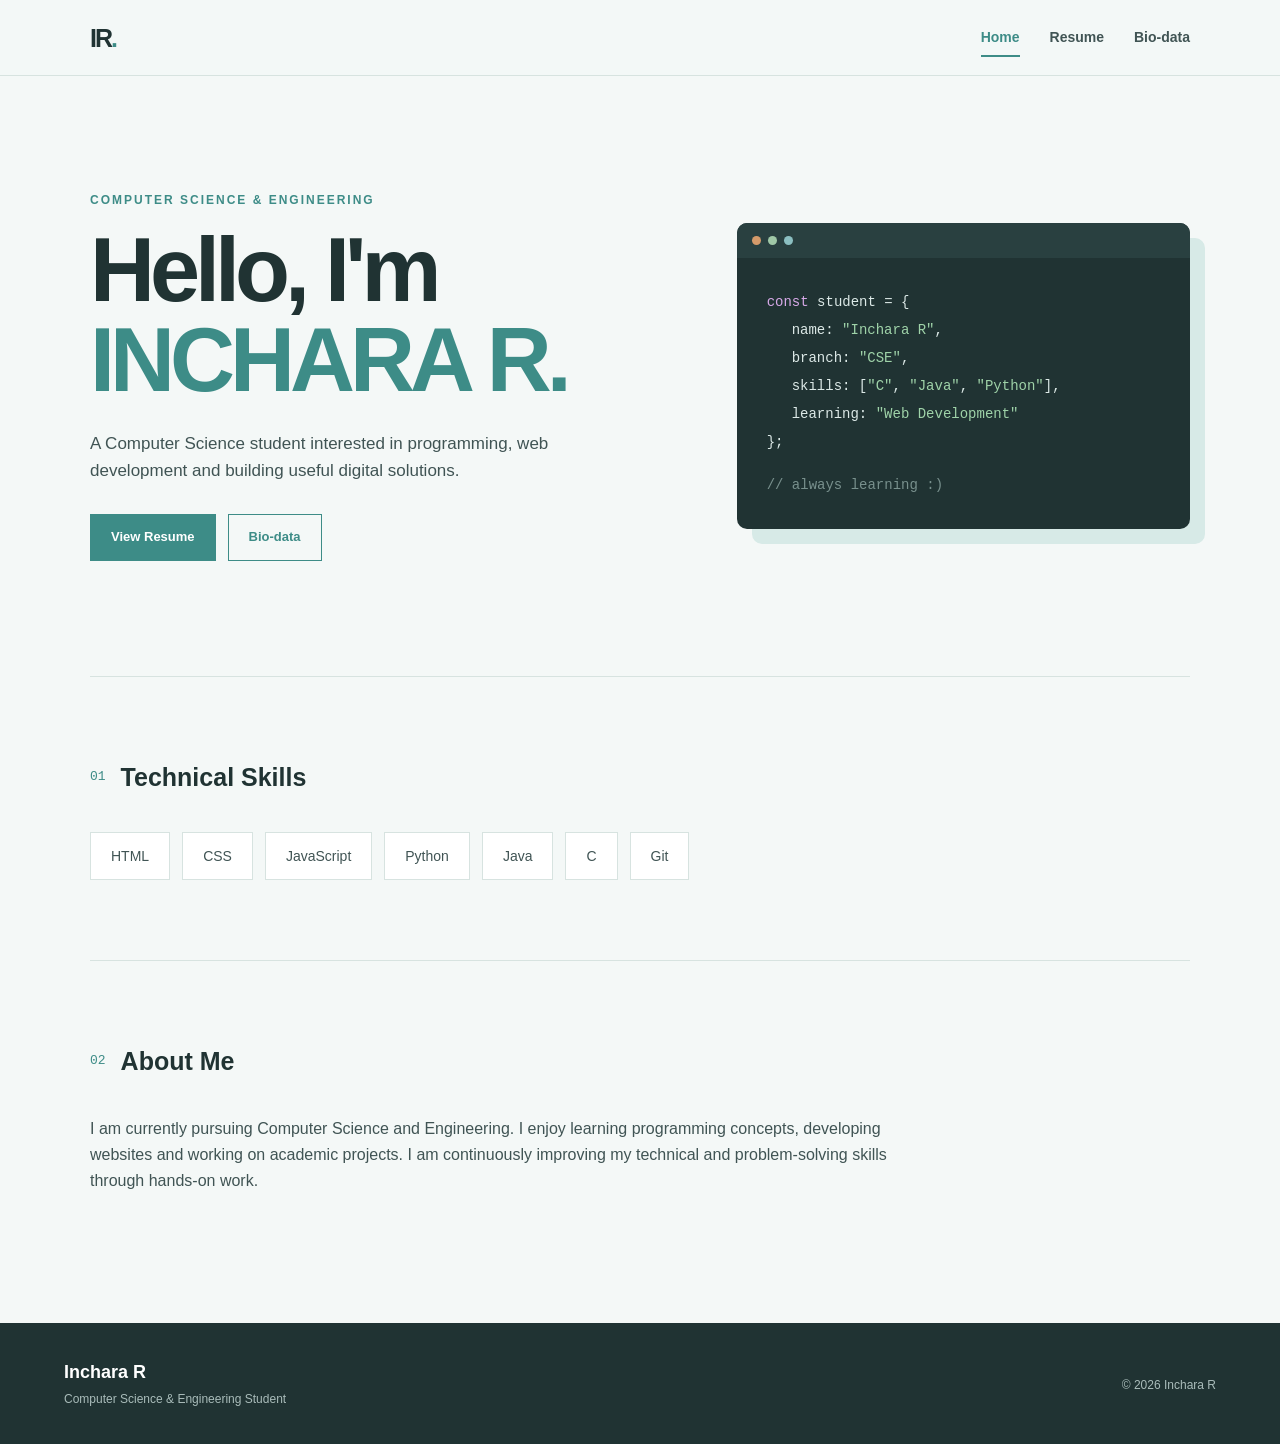
<file: index.html>
<!doctype html>
<html lang="en">
  <head>
    <meta charset="UTF-8" />
    <meta name="viewport" content="width=device-width, initial-scale=1.0" />
    <title>Inchara R | Portfolio</title>
    <link rel="stylesheet" href="style.css" />
  </head>

  <body>
    <header>
      <div class="navbar">
        <a href="index.html" class="logo">IR<span>.</span></a>

        <nav>
          <a href="index.html" class="active">Home</a>
          <a href="resume.html">Resume</a>
          <a href="biodata.html">Bio-data</a>
        </nav>
      </div>
    </header>

    <main>
      <section class="hero">
        <div class="hero-text">
          <p class="small-title">COMPUTER SCIENCE & ENGINEERING</p>

          <h1>
            Hello, I'm<br />
            <span>INCHARA R.</span>
          </h1>

          <p class="intro">
            A Computer Science student interested in programming, web
            development and building useful digital solutions.
          </p>

          <div class="buttons">
            <a href="resume.html" class="button primary"> View Resume </a>

            <a href="biodata.html" class="button secondary"> Bio-data </a>
          </div>
        </div>

        <div class="code-box">
          <div class="code-top">
            <span></span>
            <span></span>
            <span></span>
          </div>

          <div class="code-content">
            <p><span class="purple">const</span> student = {</p>

            <p class="indent">name: <span class="green">"Inchara R"</span>,</p>

            <p class="indent">branch: <span class="green">"CSE"</span>,</p>

            <p class="indent">
              skills: [<span class="green">"C"</span>,
              <span class="green">"Java"</span>,
              <span class="green">"Python"</span>],
            </p>

            <p class="indent">
              learning: <span class="green">"Web Development"</span>
            </p>

            <p>};</p>

            <p class="comment">// always learning :)</p>
          </div>
        </div>
      </section>

      <section class="skills">
        <div class="section-heading">
          <span>01</span>
          <h2>Technical Skills</h2>
        </div>

        <div class="skill-list">
          <div class="skill">HTML</div>
          <div class="skill">CSS</div>
          <div class="skill">JavaScript</div>
          <div class="skill">Python</div>
          <div class="skill">Java</div>
          <div class="skill">C</div>
          <div class="skill">Git</div>
        </div>
      </section>

      <section class="about">
        <div class="section-heading">
          <span>02</span>
          <h2>About Me</h2>
        </div>

        <p>
          I am currently pursuing Computer Science and Engineering. I enjoy
          learning programming concepts, developing websites and working on
          academic projects. I am continuously improving my technical and
          problem-solving skills through hands-on work.
        </p>
      </section>
    </main>

    <footer>
      <div>
        <strong>Inchara R</strong>
        <p>Computer Science & Engineering Student</p>
      </div>

      <p>© <span id="year"></span> Inchara R</p>
    </footer>

    <script src="script.js"></script>
  </body>
</html>
</file>
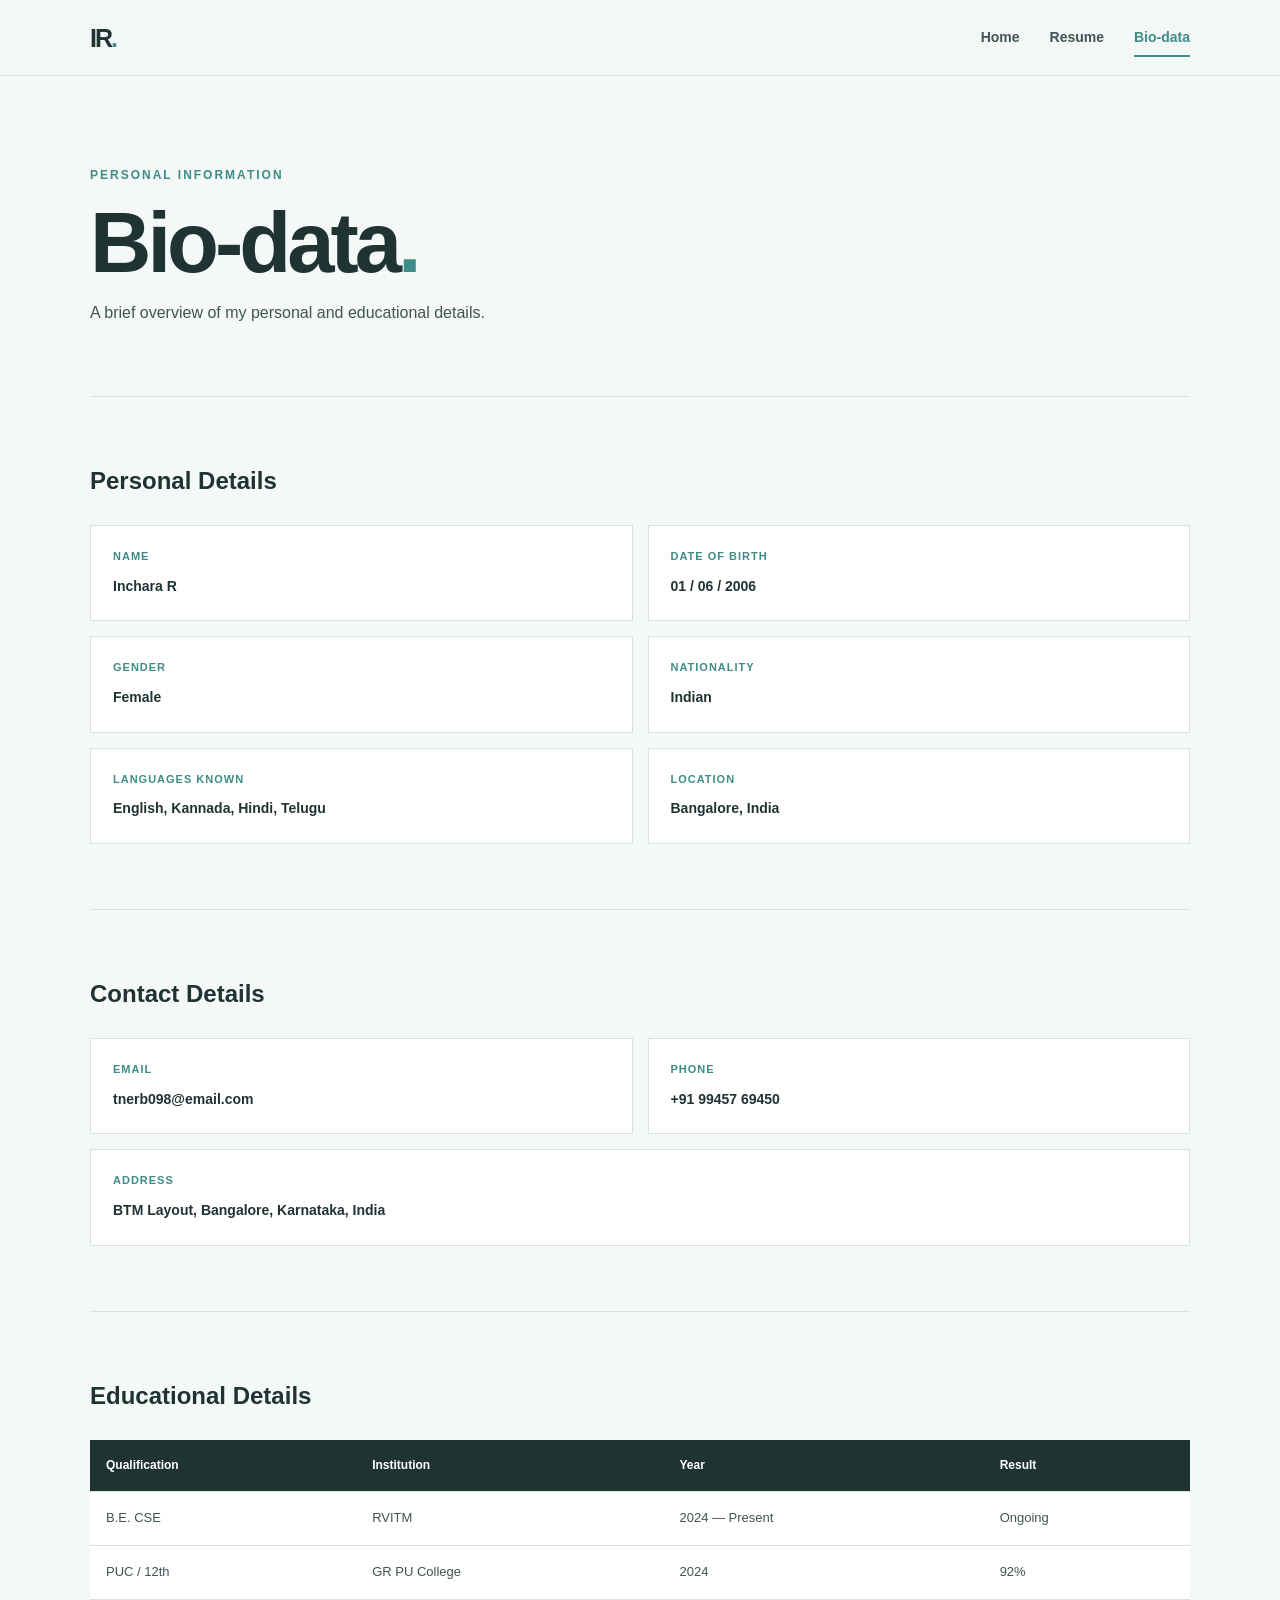
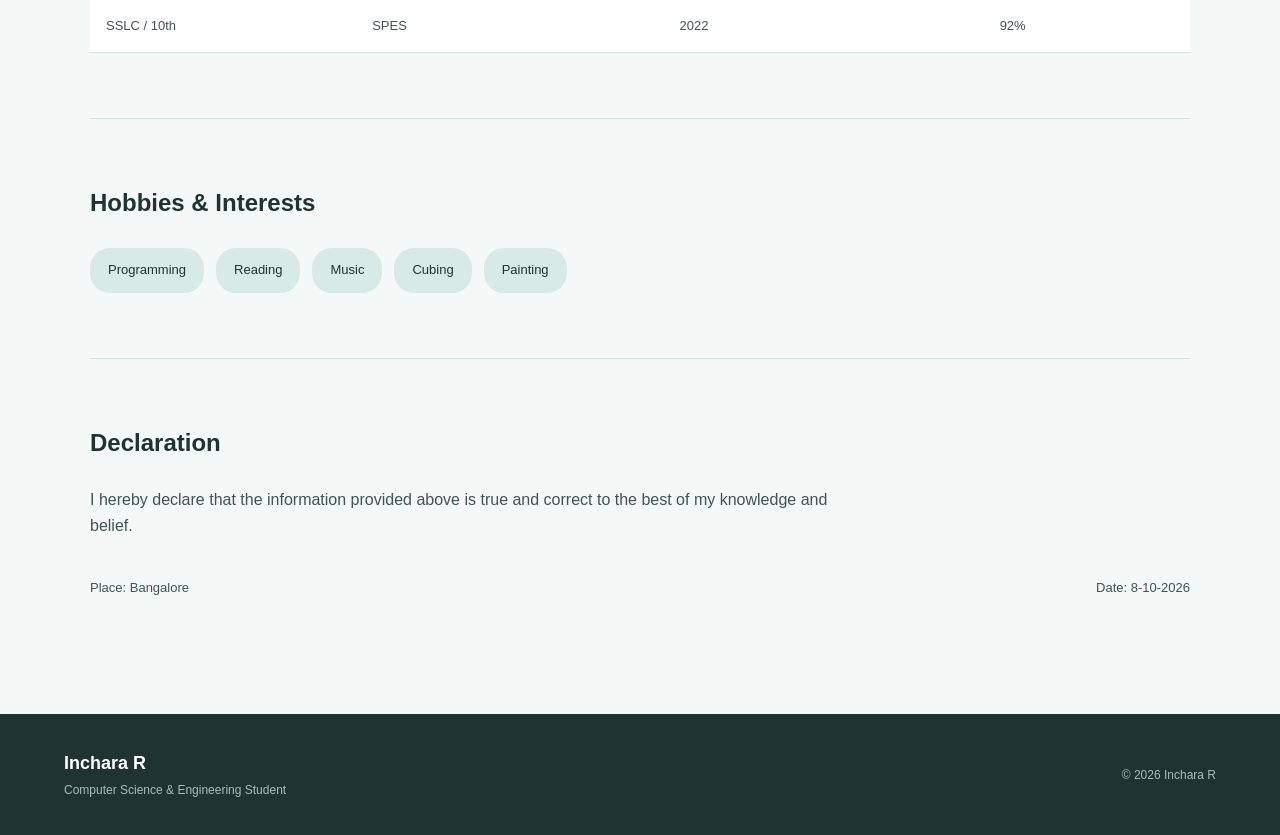
<file: biodata.html>
<!doctype html>
<html lang="en">
  <head>
    <meta charset="UTF-8" />
    <meta name="viewport" content="width=device-width, initial-scale=1.0" />
    <title>Inchara R | Bio-data</title>
    <link rel="stylesheet" href="style.css" />
  </head>

  <body>
    <header>
      <div class="navbar">
        <a href="index.html" class="logo">IR<span>.</span></a>

        <nav>
          <a href="index.html">Home</a>
          <a href="resume.html">Resume</a>
          <a href="biodata.html" class="active">Bio-data</a>
        </nav>
      </div>
    </header>

    <main class="page">
      <div class="page-title">
        <p class="small-title">PERSONAL INFORMATION</p>

        <h1>Bio-data<span>.</span></h1>

        <p>A brief overview of my personal and educational details.</p>
      </div>

      <section class="bio-section">
        <h2>Personal Details</h2>

        <div class="bio-grid">
          <div>
            <span>Name</span>
            <strong>Inchara R</strong>
          </div>

          <div>
            <span>Date of Birth</span>
            <strong>01 / 06 / 2006</strong>
          </div>

          <div>
            <span>Gender</span>
            <strong>Female</strong>
          </div>

          <div>
            <span>Nationality</span>
            <strong>Indian</strong>
          </div>

          <div>
            <span>Languages Known</span>
            <strong>English, Kannada, Hindi, Telugu</strong>
          </div>

          <div>
            <span>Location</span>
            <strong>Bangalore, India</strong>
          </div>
        </div>
      </section>

      <section class="bio-section">
        <h2>Contact Details</h2>

        <div class="bio-grid">
          <div>
            <span>Email</span>
            <strong>tnerb098@email.com</strong>
          </div>

          <div>
            <span>Phone</span>
            <strong>+91 99457 69450</strong>
          </div>

          <div class="wide">
            <span>Address</span>
            <strong> BTM Layout, Bangalore, Karnataka, India </strong>
          </div>
        </div>
      </section>

      <section class="bio-section">
        <h2>Educational Details</h2>

        <div class="table-container">
          <table>
            <thead>
              <tr>
                <th>Qualification</th>
                <th>Institution</th>
                <th>Year</th>
                <th>Result</th>
              </tr>
            </thead>

            <tbody>
              <tr>
                <td>B.E. CSE</td>
                <td>RVITM</td>
                <td>2024 — Present</td>
                <td>Ongoing</td>
              </tr>

              <tr>
                <td>PUC / 12th</td>
                <td>GR PU College</td>
                <td>2024</td>
                <td>92%</td>
              </tr>

              <tr>
                <td>SSLC / 10th</td>
                <td>SPES</td>
                <td>2022</td>
                <td>92%</td>
              </tr>
            </tbody>
          </table>
        </div>
      </section>

      <section class="bio-section">
        <h2>Hobbies & Interests</h2>

        <div class="hobbies">
          <span>Programming</span>
          <span>Reading</span>
          <span>Music</span>
          <span>Cubing</span>
          <span>Painting</span>
        </div>
      </section>

      <section class="declaration">
        <h2>Declaration</h2>

        <p>
          I hereby declare that the information provided above is true and
          correct to the best of my knowledge and belief.
        </p>

        <div class="declaration-details">
          <span>Place: Bangalore</span>
          <span>Date: 8-10-2026</span>
        </div>
      </section>
    </main>

    <footer>
      <div>
        <strong>Inchara R</strong>
        <p>Computer Science & Engineering Student</p>
      </div>

      <p>© <span id="year"></span> Inchara R</p>
    </footer>

    <script src="script.js"></script>
  </body>
</html>
</file>
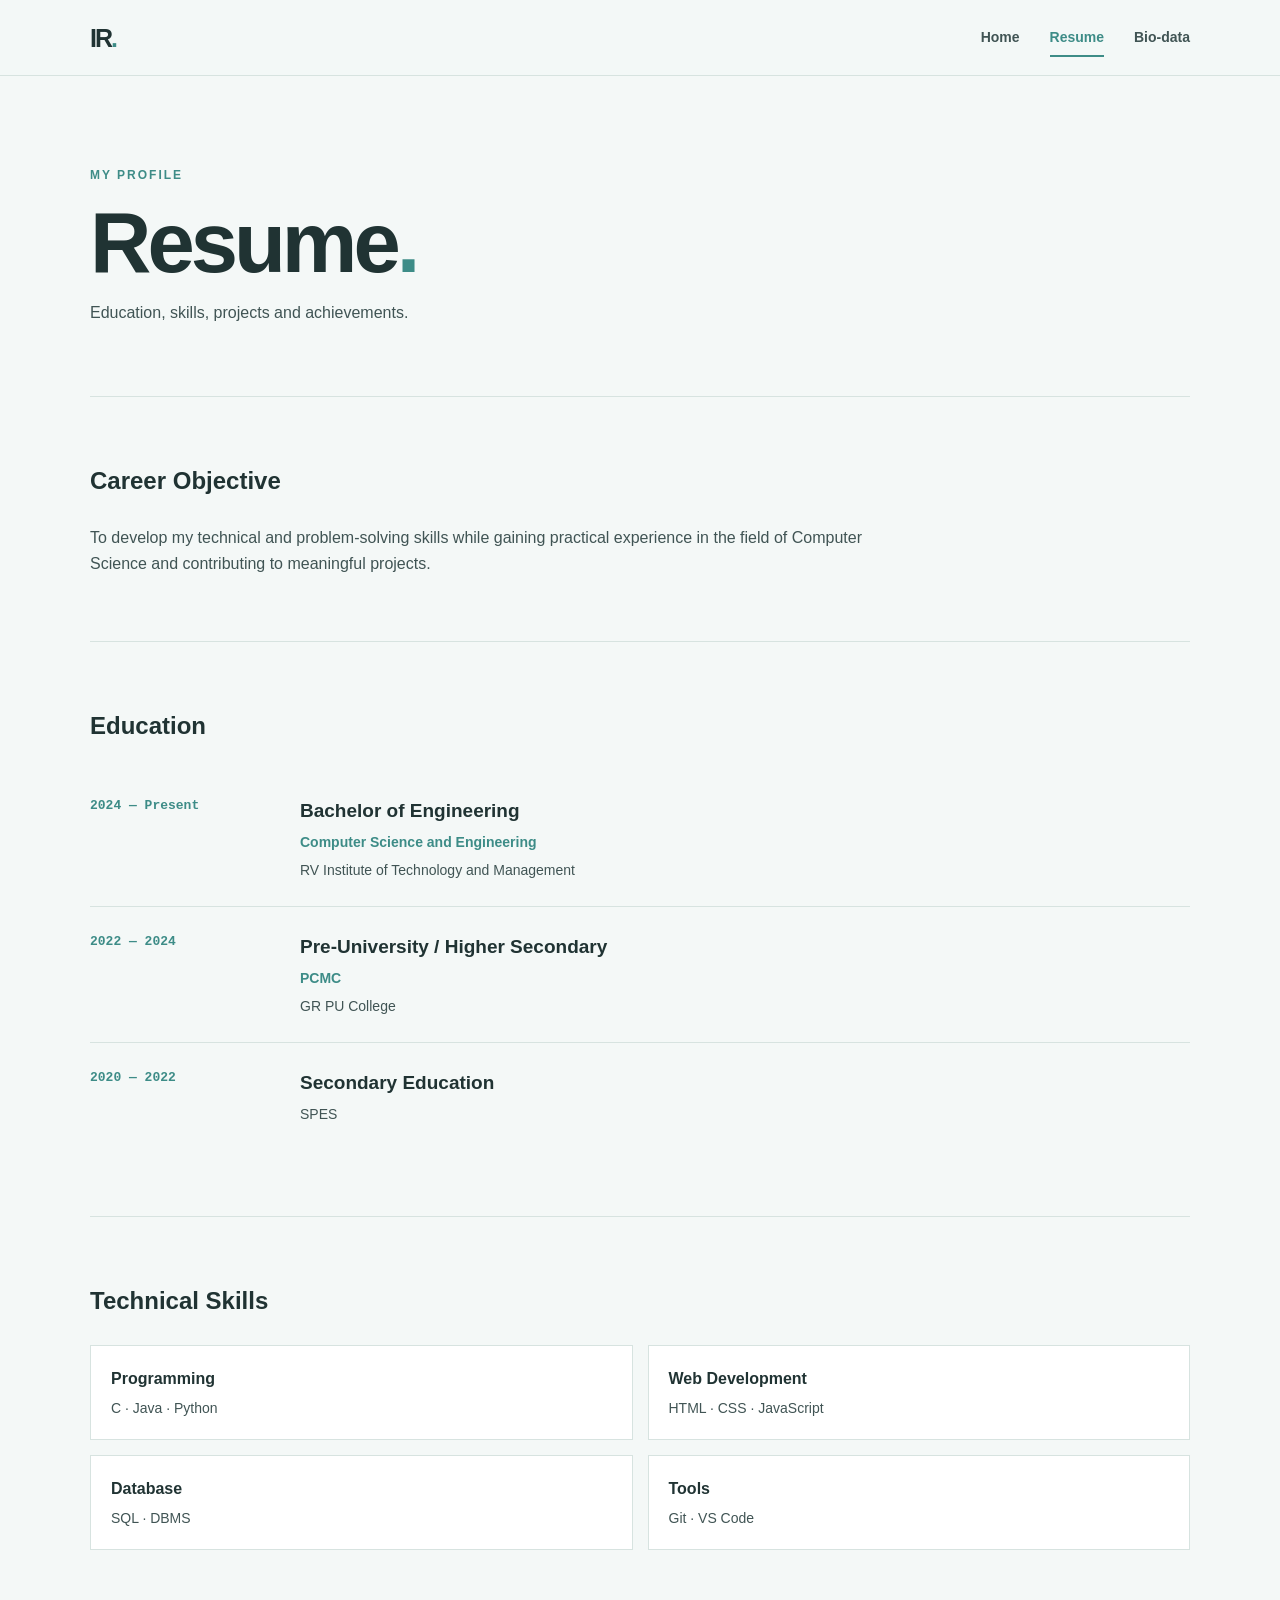
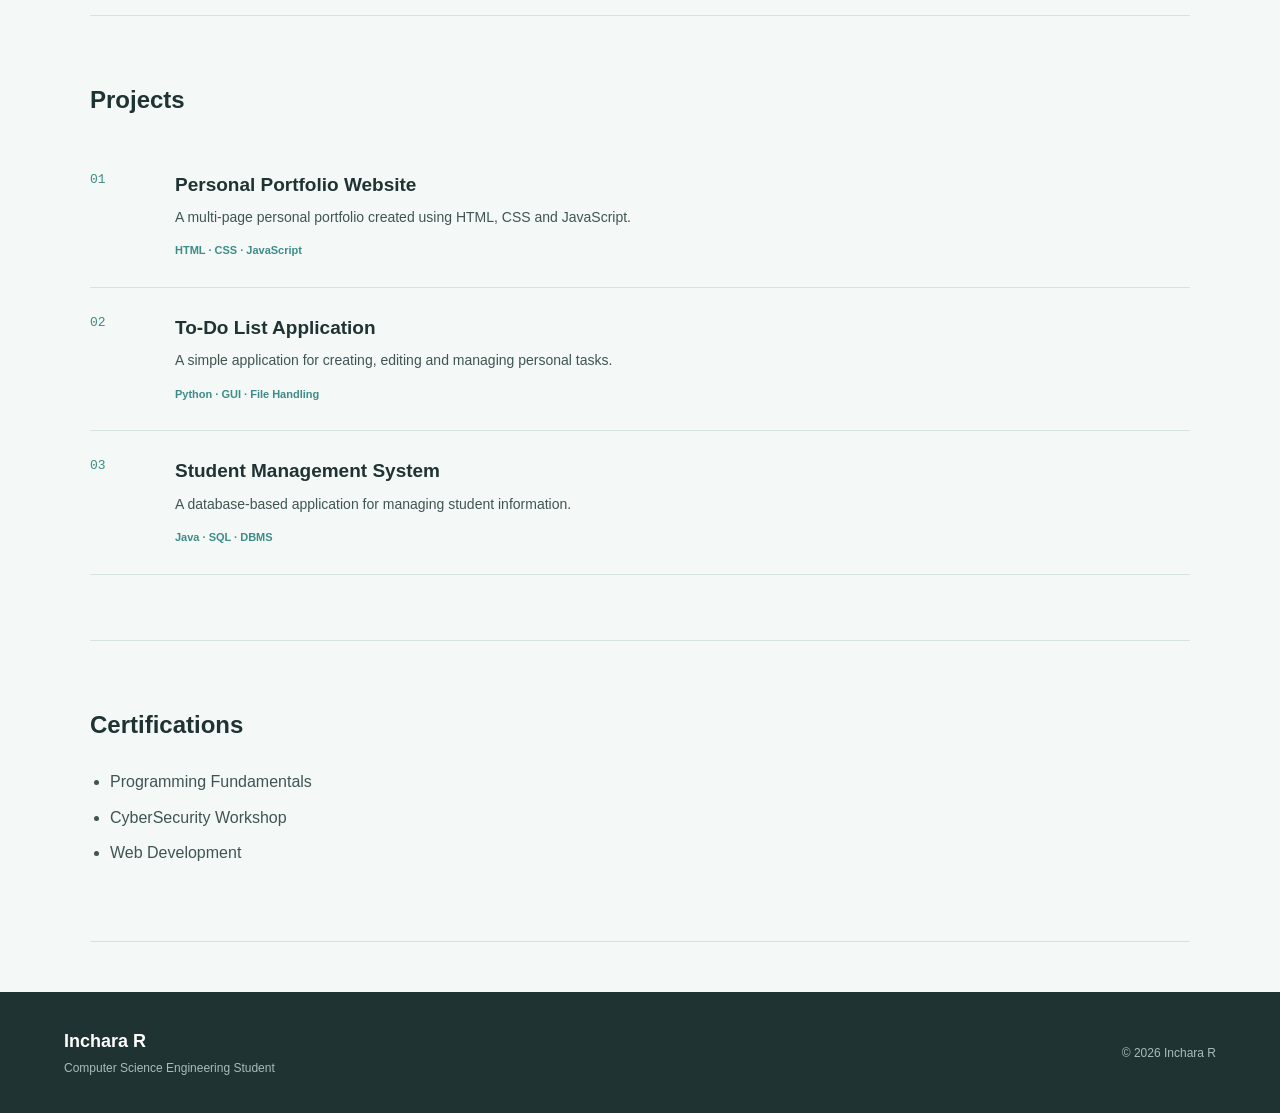
<file: resume.html>
<!doctype html>
<html lang="en">
  <head>
    <meta charset="UTF-8" />
    <meta name="viewport" content="width=device-width, initial-scale=1.0" />
    <title>Inchara R | Resume</title>
    <link rel="stylesheet" href="style.css" />
  </head>

  <body>
    <header>
      <div class="navbar">
        <a href="index.html" class="logo">IR<span>.</span></a>

        <nav>
          <a href="index.html">Home</a>
          <a href="resume.html" class="active">Resume</a>
          <a href="biodata.html">Bio-data</a>
        </nav>
      </div>
    </header>

    <main class="page">
      <div class="page-title">
        <p class="small-title">MY PROFILE</p>

        <h1>Resume<span>.</span></h1>

        <p>Education, skills, projects and achievements.</p>
      </div>

      <section class="resume-section">
        <h2>Career Objective</h2>

        <p>
          To develop my technical and problem-solving skills while gaining
          practical experience in the field of Computer Science and contributing
          to meaningful projects.
        </p>
      </section>

      <section class="resume-section">
        <h2>Education</h2>

        <div class="resume-item">
          <div class="date">2024 — Present</div>

          <div>
            <h3>Bachelor of Engineering</h3>
            <p class="subheading">Computer Science and Engineering</p>
            <p>RV Institute of Technology and Management</p>
          </div>
        </div>

        <div class="resume-item">
          <div class="date">2022 — 2024</div>

          <div>
            <h3>Pre-University / Higher Secondary</h3>
            <p class="subheading">PCMC</p>
            <p>GR PU College</p>
          </div>
        </div>

        <div class="resume-item">
          <div class="date">2020 — 2022</div>

          <div>
            <h3>Secondary Education</h3>
            <p>SPES</p>
          </div>
        </div>
      </section>

      <section class="resume-section">
        <h2>Technical Skills</h2>

        <div class="resume-skills">
          <div>
            <strong>Programming</strong>
            <p>C · Java · Python</p>
          </div>

          <div>
            <strong>Web Development</strong>
            <p>HTML · CSS · JavaScript</p>
          </div>

          <div>
            <strong>Database</strong>
            <p>SQL · DBMS</p>
          </div>

          <div>
            <strong>Tools</strong>
            <p>Git · VS Code</p>
          </div>
        </div>
      </section>

      <section class="resume-section">
        <h2>Projects</h2>

        <div class="project">
          <span>01</span>

          <div>
            <h3>Personal Portfolio Website</h3>
            <p>
              A multi-page personal portfolio created using HTML, CSS and
              JavaScript.
            </p>
            <small>HTML · CSS · JavaScript</small>
          </div>
        </div>

        <div class="project">
          <span>02</span>

          <div>
            <h3>To-Do List Application</h3>
            <p>
              A simple application for creating, editing and managing personal
              tasks.
            </p>
            <small>Python · GUI · File Handling</small>
          </div>
        </div>

        <div class="project">
          <span>03</span>

          <div>
            <h3>Student Management System</h3>
            <p>
              A database-based application for managing student information.
            </p>
            <small>Java · SQL · DBMS</small>
          </div>
        </div>
      </section>

      <section class="resume-section">
        <h2>Certifications</h2>

        <ul class="certifications">
          <li>Programming Fundamentals</li>
          <li>CyberSecurity Workshop</li>
          <li>Web Development</li>
        </ul>
      </section>
    </main>

    <footer>
      <div>
        <strong>Inchara R</strong>
        <p>Computer Science Engineering Student</p>
      </div>

      <p>© <span id="year"></span> Inchara R</p>
    </footer>

    <script src="script.js"></script>
  </body>
</html>
</file>
<file: style.css>
* {
  margin: 0;
  padding: 0;
  box-sizing: border-box;
}

:root {
  --background: #f4f8f7;
  --white: #ffffff;
  --dark: #203333;
  --text: #405454;
  --teal: #3d8c87;
  --light-teal: #d7eae7;
  --orange: #d49a6a;
  --border: #d7e3e0;
}

body {
  background: var(--background);
  color: var(--dark);
  font-family: Arial, sans-serif;
  line-height: 1.6;
}

a {
  color: inherit;
  text-decoration: none;
}

header {
  border-bottom: 1px solid var(--border);
  background: rgba(244, 248, 247, 0.95);
}

.navbar {
  width: 90%;
  max-width: 1100px;
  height: 75px;
  margin: auto;
  display: flex;
  align-items: center;
  justify-content: space-between;
}

.logo {
  font-size: 25px;
  font-weight: 700;
  letter-spacing: -2px;
}

.logo span {
  color: var(--teal);
}

nav {
  display: flex;
  gap: 30px;
}

nav a {
  position: relative;
  color: var(--text);
  font-size: 14px;
  font-weight: 600;
}

nav a:hover,
nav a.active {
  color: var(--teal);
}

nav a.active::after {
  content: "";
  position: absolute;
  left: 0;
  bottom: -8px;
  width: 100%;
  height: 2px;
  background: var(--teal);
}

.hero {
  width: 90%;
  max-width: 1100px;
  min-height: 600px;
  margin: auto;
  display: grid;
  grid-template-columns: 1fr 0.8fr;
  align-items: center;
  gap: 80px;
}

.small-title {
  margin-bottom: 15px;
  color: var(--teal);
  font-size: 12px;
  font-weight: 700;
  letter-spacing: 2px;
}

.hero h1 {
  margin-bottom: 25px;
  font-size: clamp(55px, 8vw, 90px);
  line-height: 1;
  letter-spacing: -5px;
}

.hero h1 span {
  color: var(--teal);
}

.intro {
  max-width: 550px;
  margin-bottom: 30px;
  color: var(--text);
  font-size: 17px;
}

.buttons {
  display: flex;
  gap: 12px;
}

.button {
  padding: 12px 20px;
  border: 1px solid var(--teal);
  font-size: 13px;
  font-weight: 700;
  transition: 0.25s;
}

.primary {
  background: var(--teal);
  color: white;
}

.primary:hover {
  background: var(--dark);
  border-color: var(--dark);
}

.secondary {
  color: var(--teal);
}

.secondary:hover {
  background: var(--light-teal);
}

.code-box {
  overflow: hidden;
  background: var(--dark);
  border-radius: 10px;
  box-shadow: 15px 15px 0 var(--light-teal);
}

.code-top {
  height: 35px;
  padding-left: 15px;
  display: flex;
  align-items: center;
  gap: 7px;
  background: #294040;
}

.code-top span {
  width: 9px;
  height: 9px;
  border-radius: 50%;
  background: var(--orange);
}

.code-top span:nth-child(2) {
  background: #9fc8a7;
}

.code-top span:nth-child(3) {
  background: #8bbfc1;
}

.code-content {
  padding: 30px;
  color: #dce9e7;
  font-family: Consolas, monospace;
  font-size: 14px;
  line-height: 2;
}

.indent {
  padding-left: 25px;
}

.purple {
  color: #d7a9e8;
}

.green {
  color: #9fd3a9;
}

.comment {
  margin-top: 15px;
  color: #78908d;
}

.skills,
.about {
  width: 90%;
  max-width: 1100px;
  margin: auto;
  padding: 80px 0;
  border-top: 1px solid var(--border);
}

.section-heading {
  display: flex;
  align-items: center;
  gap: 15px;
  margin-bottom: 35px;
}

.section-heading span {
  color: var(--teal);
  font-family: Consolas, monospace;
  font-size: 13px;
}

.section-heading h2 {
  font-size: 25px;
}

.skill-list {
  display: flex;
  flex-wrap: wrap;
  gap: 12px;
}

.skill {
  padding: 12px 20px;
  background: var(--white);
  border: 1px solid var(--border);
  color: var(--text);
  font-size: 14px;
  transition: 0.25s;
}

.skill:hover {
  border-color: var(--teal);
  color: var(--teal);
  transform: translateY(-2px);
}

.about p {
  max-width: 800px;
  color: var(--text);
  font-size: 16px;
}

footer {
  margin-top: 50px;
  padding: 35px 5%;
  background: var(--dark);
  color: white;
  display: flex;
  justify-content: space-between;
  align-items: center;
}

footer strong {
  font-size: 18px;
}

footer p {
  margin-top: 3px;
  color: #a9bcba;
  font-size: 12px;
}

.page {
  width: 90%;
  max-width: 1100px;
  margin: auto;
}

.page-title {
  padding: 90px 0 70px;
  border-bottom: 1px solid var(--border);
}

.page-title h1 {
  margin-bottom: 15px;
  font-size: clamp(55px, 8vw, 85px);
  line-height: 1;
  letter-spacing: -4px;
}

.page-title h1 span {
  color: var(--teal);
}

.page-title > p:last-child {
  color: var(--text);
}

.resume-section,
.bio-section {
  padding: 65px 0;
  border-bottom: 1px solid var(--border);
}

.resume-section h2,
.bio-section h2,
.declaration h2 {
  margin-bottom: 25px;
  font-size: 24px;
}

.resume-section > p {
  max-width: 800px;
  color: var(--text);
}

.resume-item {
  display: grid;
  grid-template-columns: 170px 1fr;
  gap: 40px;
  padding: 25px 0;
  border-bottom: 1px solid var(--border);
}

.resume-item:last-child {
  border-bottom: none;
}

.date {
  color: var(--teal);
  font-family: Consolas, monospace;
  font-size: 13px;
  font-weight: 700;
}

.resume-item h3 {
  margin-bottom: 5px;
  font-size: 19px;
}

.resume-item p {
  color: var(--text);
  font-size: 14px;
}

.resume-item .subheading {
  margin-bottom: 5px;
  color: var(--teal);
  font-weight: 600;
}

.resume-skills {
  display: grid;
  grid-template-columns: repeat(2, 1fr);
  gap: 15px;
}

.resume-skills div {
  padding: 20px;
  background: var(--white);
  border: 1px solid var(--border);
}

.resume-skills strong {
  display: block;
  margin-bottom: 5px;
}

.resume-skills p {
  color: var(--text);
  font-size: 14px;
}

.project {
  display: grid;
  grid-template-columns: 60px 1fr;
  gap: 25px;
  padding: 25px 0;
  border-bottom: 1px solid var(--border);
}

.project > span {
  color: var(--teal);
  font-family: Consolas, monospace;
  font-size: 13px;
}

.project h3 {
  margin-bottom: 6px;
  font-size: 19px;
}

.project p {
  margin-bottom: 8px;
  color: var(--text);
  font-size: 14px;
}

.project small {
  color: var(--teal);
  font-size: 11px;
  font-weight: 700;
}

.certifications {
  padding-left: 20px;
  color: var(--text);
}

.certifications li {
  margin-bottom: 10px;
}

.bio-grid {
  display: grid;
  grid-template-columns: repeat(2, 1fr);
  gap: 15px;
}

.bio-grid div {
  padding: 22px;
  background: var(--white);
  border: 1px solid var(--border);
}

.bio-grid .wide {
  grid-column: 1 / -1;
}

.bio-grid span {
  display: block;
  margin-bottom: 7px;
  color: var(--teal);
  font-size: 11px;
  font-weight: 700;
  letter-spacing: 1px;
  text-transform: uppercase;
}

.bio-grid strong {
  font-size: 14px;
  font-weight: 600;
}

.table-container {
  overflow-x: auto;
}

table {
  width: 100%;
  border-collapse: collapse;
  background: var(--white);
}

th,
td {
  padding: 16px;
  text-align: left;
  border-bottom: 1px solid var(--border);
}

th {
  background: var(--dark);
  color: white;
  font-size: 12px;
}

td {
  color: var(--text);
  font-size: 13px;
}

.hobbies {
  display: flex;
  flex-wrap: wrap;
  gap: 12px;
}

.hobbies span {
  padding: 12px 18px;
  background: var(--light-teal);
  color: var(--dark);
  border-radius: 20px;
  font-size: 13px;
}

.declaration {
  padding: 65px 0;
}

.declaration p {
  max-width: 750px;
  color: var(--text);
}

.declaration-details {
  display: flex;
  justify-content: space-between;
  margin-top: 40px;
  color: var(--text);
  font-size: 13px;
}

@media (max-width: 750px) {
  .hero {
    grid-template-columns: 1fr;
    gap: 50px;
    padding: 70px 0;
  }

  .code-box {
    max-width: 600px;
  }

  .resume-item {
    grid-template-columns: 1fr;
    gap: 8px;
  }

  .resume-skills {
    grid-template-columns: 1fr;
  }

  .bio-grid {
    grid-template-columns: 1fr;
  }

  .bio-grid .wide {
    grid-column: auto;
  }
}

@media (max-width: 500px) {
  .navbar {
    width: 92%;
  }

  nav {
    gap: 15px;
  }

  nav a {
    font-size: 11px;
  }

  .hero,
  .skills,
  .about,
  .page {
    width: 92%;
  }

  .hero h1 {
    font-size: 55px;
  }

  .code-content {
    padding: 20px;
    font-size: 11px;
  }

  .buttons {
    flex-direction: column;
    align-items: flex-start;
  }

  footer {
    flex-direction: column;
    align-items: flex-start;
    gap: 20px;
  }

  .page-title {
    padding: 70px 0 50px;
  }

  .page-title h1 {
    font-size: 55px;
  }

  .declaration-details {
    flex-direction: column;
    gap: 10px;
  }
}
</file>
